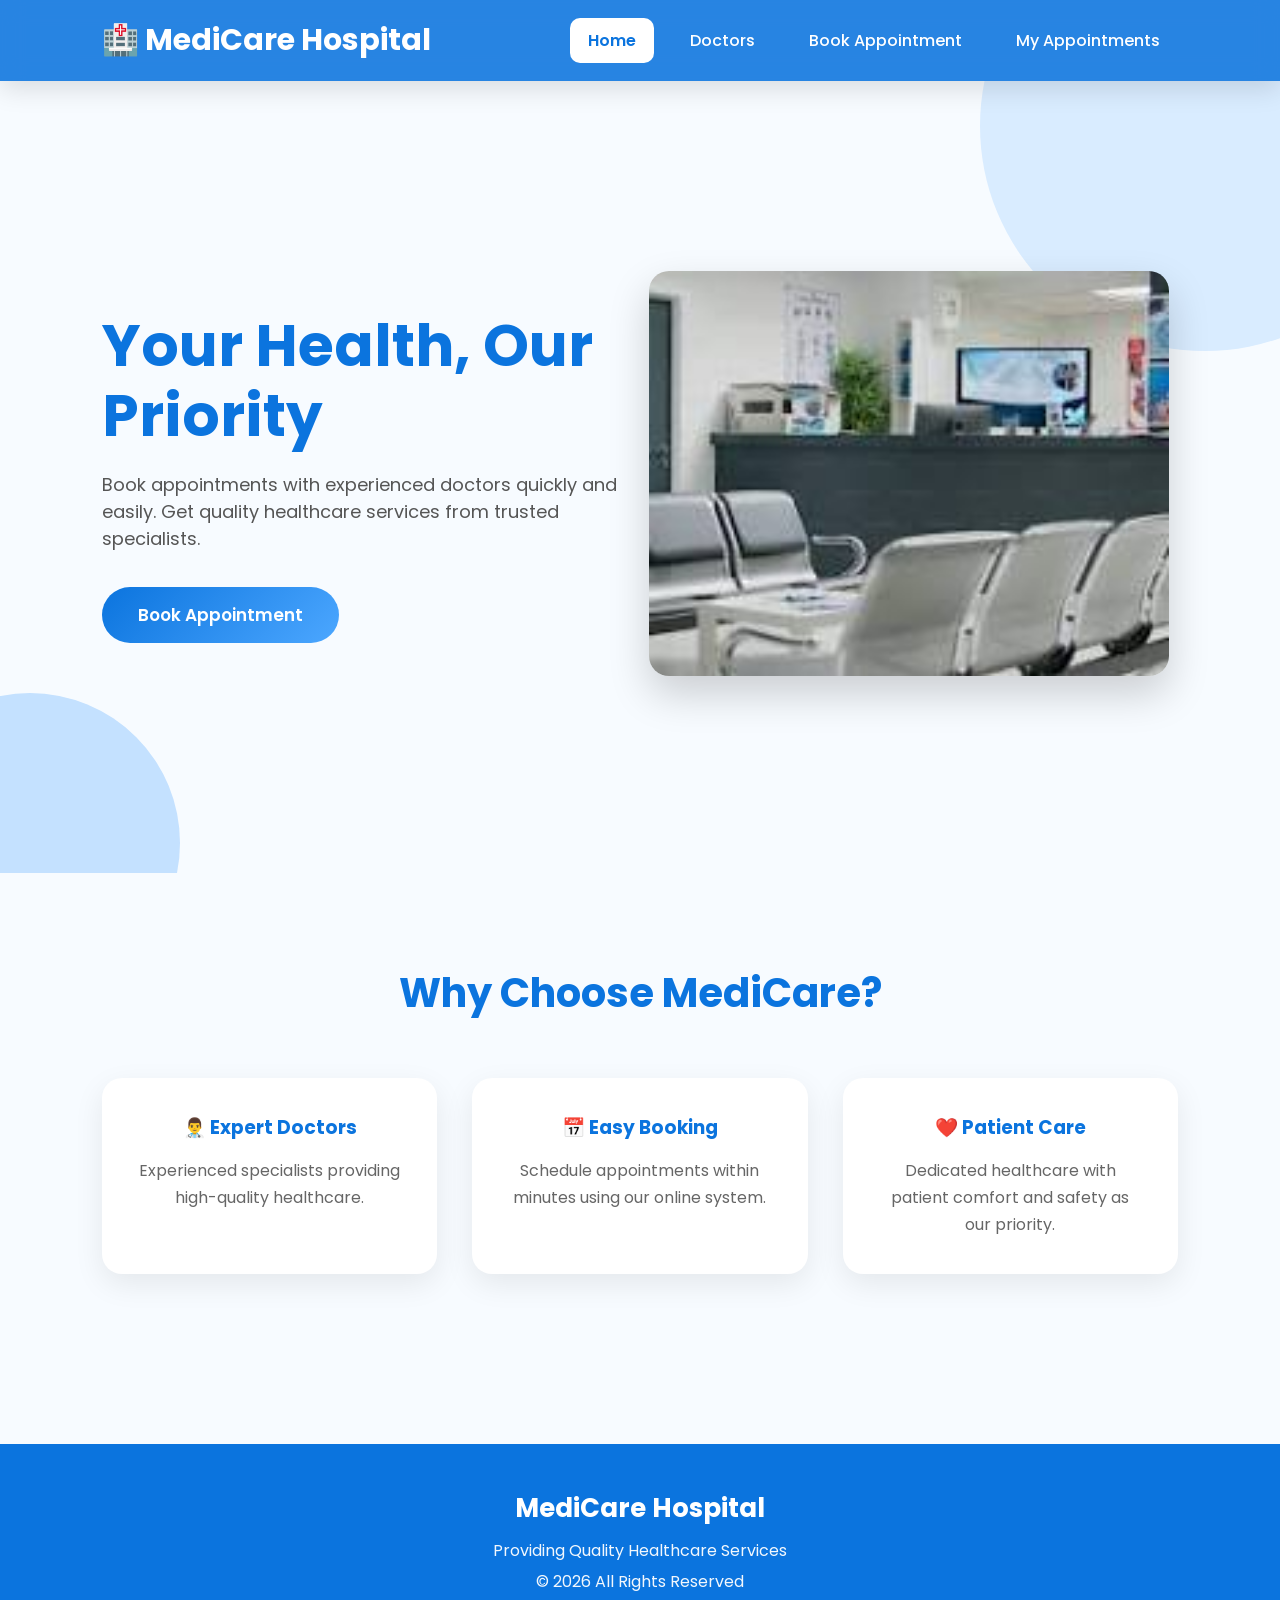
<file: index.html>
<!DOCTYPE html>
<html lang="en">

<head>
    <link rel="stylesheet"
href="https://cdnjs.cloudflare.com/ajax/libs/font-awesome/6.6.0/css/all.min.css">
    <meta charset="UTF-8">
    <meta name="viewport" content="width=device-width, initial-scale=1.0">
    <title>MediCare Hospital</title>

    <link rel="stylesheet" href="css/style.css">
</head>

<body>

    <!-- Header -->

    <header>

        <div class="logo">
            🏥 MediCare Hospital
        </div>

        <nav>

            <a href="index.html" class="active">Home</a>

            <a href="pages/doctors.html">Doctors</a>

            <a href="pages/appointment.html">Book Appointment</a>

            <a href="pages/appointments.html">My Appointments</a>

        </nav>

    </header>

    <!-- Hero Section -->

    <section class="hero">

        <div class="hero-content">

            <h1>Your Health, Our Priority</h1>

            <p>
                Book appointments with experienced doctors quickly and easily.
                Get quality healthcare services from trusted specialists.
            </p>

            <a href="pages/appointment.html">
                <button>Book Appointment</button>
            </a>

        </div>

        <div class="hero-image">

            <img src="assets/images/hospital.jpg" alt="Hospital">

        </div>

    </section>

    <!-- Services -->

    <section class="services">

        <h2>Why Choose MediCare?</h2>

        <div class="service-container">

            <div class="service-card">

                <h3>👨‍⚕️ Expert Doctors</h3>

                <p>
                    Experienced specialists providing high-quality healthcare.
                </p>

            </div>

            <div class="service-card">

                <h3>📅 Easy Booking</h3>

                <p>
                    Schedule appointments within minutes using our online system.
                </p>

            </div>

            <div class="service-card">

                <h3>❤️ Patient Care</h3>

                <p>
                    Dedicated healthcare with patient comfort and safety as our priority.
                </p>

            </div>

        </div>

    </section>

    <!-- Footer -->

    <footer>

        <h3>MediCare Hospital</h3>

        <p>Providing Quality Healthcare Services</p>

        <p>© 2026 All Rights Reserved</p>

    </footer>

</body>

</html>
</file>
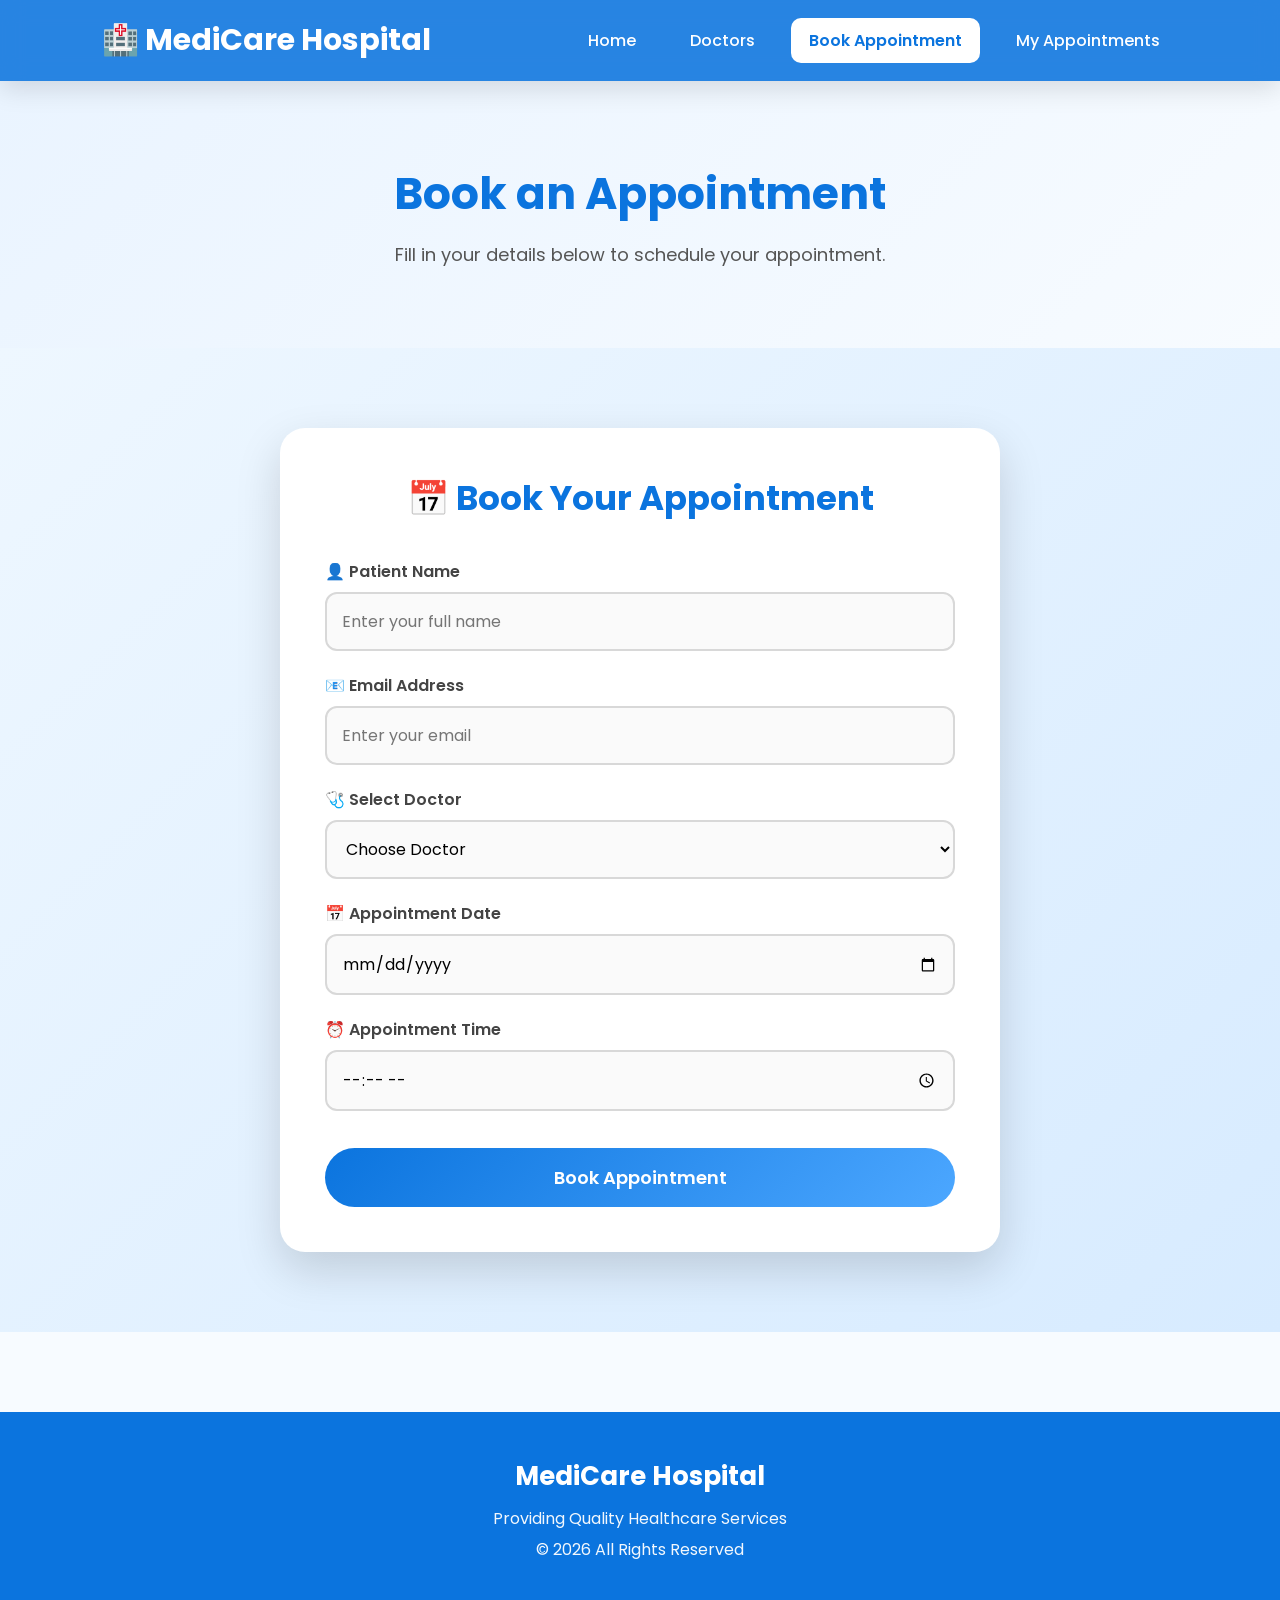
<file: pages/appointment.html>
<!DOCTYPE html>
<html lang="en">

<head>
    <link rel="stylesheet"
href="https://cdnjs.cloudflare.com/ajax/libs/font-awesome/6.6.0/css/all.min.css">
    <meta charset="UTF-8">
    <meta name="viewport" content="width=device-width, initial-scale=1.0">

    <title>Book Appointment | MediCare Hospital</title>

    <link rel="stylesheet" href="../css/style.css">

</head>

<body>

    <!-- Header -->

    <header>

        <div class="logo">
            🏥 MediCare Hospital
        </div>

        <nav>

            <a href="../index.html">Home</a>

            <a href="doctors.html">Doctors</a>

            <a href="appointment.html" class="active">Book Appointment</a>

            <a href="appointments.html">My Appointments</a>

        </nav>

    </header>

    <!-- Page Title -->

    <section class="page-title">

        <h1>Book an Appointment</h1>

        <p>
            Fill in your details below to schedule your appointment.
        </p>

    </section>

    <section class="appointment-section">

    <form id="appointmentForm">

        <h2>📅 Book Your Appointment</h2>

        <div class="form-group">

            <label for="name">👤 Patient Name</label>

            <input
                type="text"
                id="name"
                placeholder="Enter your full name"
                required>

        </div>

        <div class="form-group">

            <label for="email">📧 Email Address</label>

            <input
                type="email"
                id="email"
                placeholder="Enter your email"
                required>

        </div>

        <div class="form-group">

            <label for="doctor">🩺 Select Doctor</label>

            <select id="doctor" required>

                <option value="">Choose Doctor</option>

                <option>Dr. Sharma - Cardiologist</option>

                <option>Dr. Priya - Dermatologist</option>

                <option>Dr. Rahul - Neurologist</option>

            </select>

        </div>

        <div class="form-group">

            <label for="date">📅 Appointment Date</label>

            <input
                type="date"
                id="date"
                required>

        </div>

        <div class="form-group">

            <label for="time">⏰ Appointment Time</label>

            <input
                type="time"
                id="time"
                required>

        </div>

        <button type="submit">
            Book Appointment
        </button>

    </form>

</section>

    <!-- Footer -->

    <footer>

        <h3>MediCare Hospital</h3>

        <p>
            Providing Quality Healthcare Services
        </p>

        <p>
            © 2026 All Rights Reserved
        </p>

    </footer>

    <script src="../js/script.js"></script>

</body>

</html>
</file>
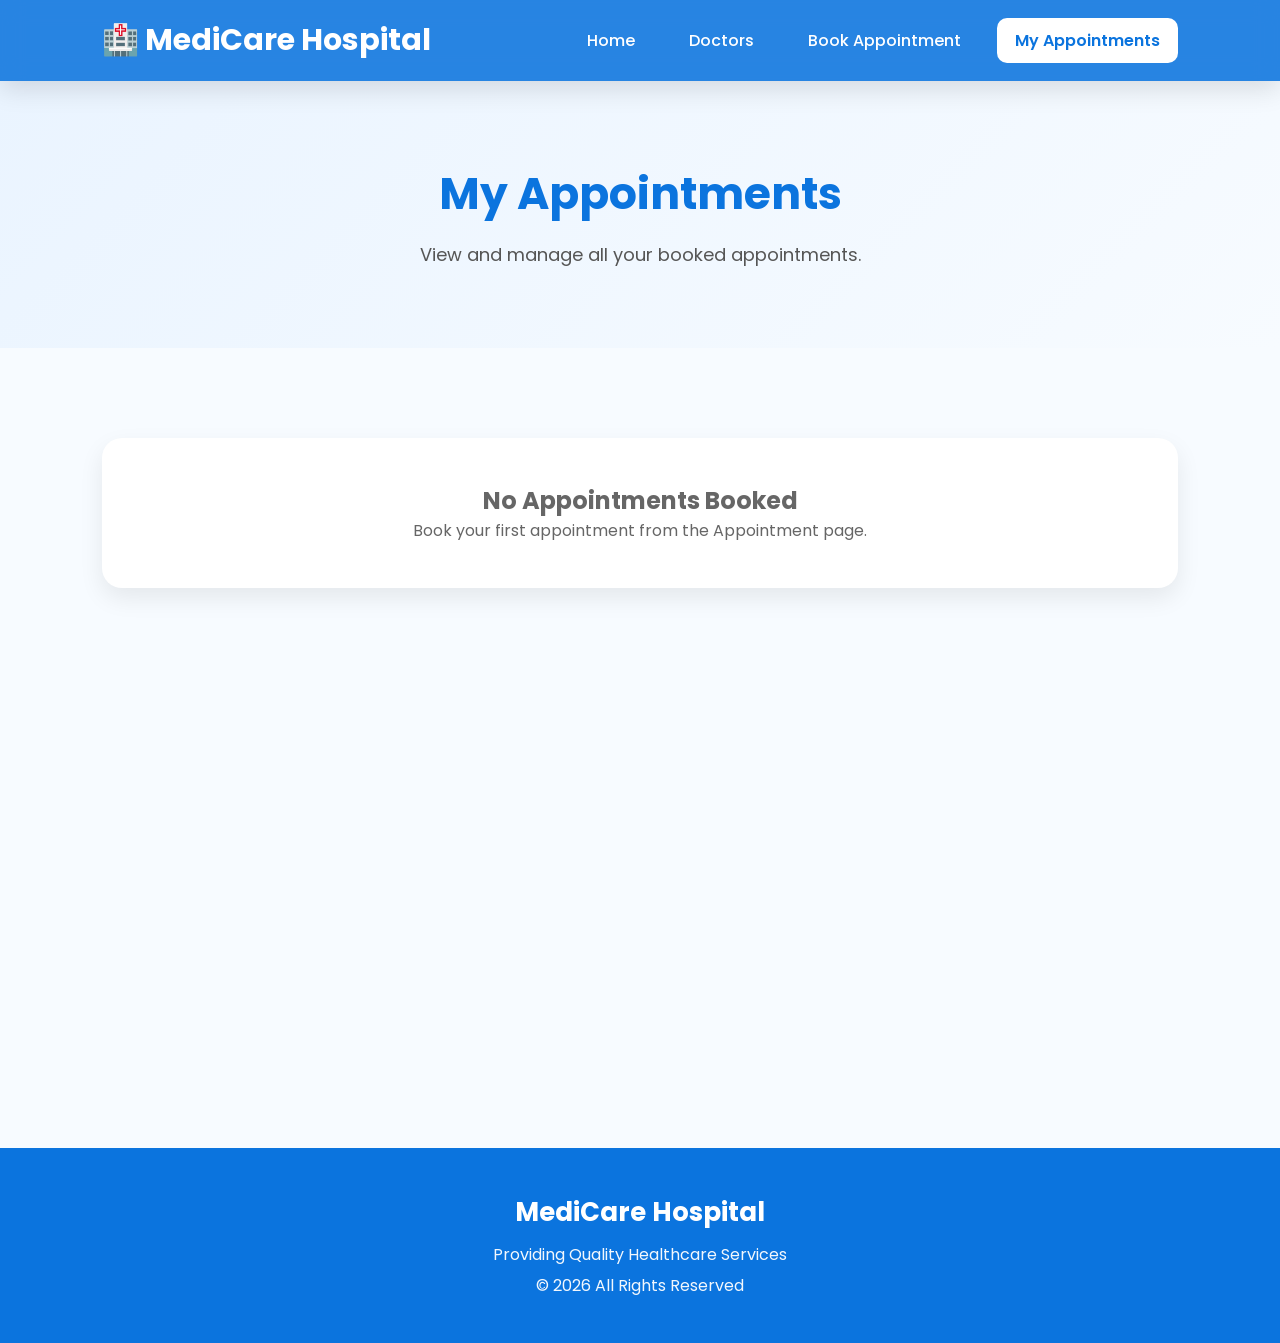
<file: pages/appointments.html>
<!DOCTYPE html>
<html lang="en">

<head>
<link rel="stylesheet"
href="https://cdnjs.cloudflare.com/ajax/libs/font-awesome/6.6.0/css/all.min.css">
    <meta charset="UTF-8">
    <meta name="viewport" content="width=device-width, initial-scale=1.0">

    <title>My Appointments | MediCare Hospital</title>

    <link rel="stylesheet" href="../css/style.css">

</head>

<body>

    <!-- Header -->

    <header>

        <div class="logo">
            🏥 MediCare Hospital
        </div>

        <nav>

            <a href="../index.html">Home</a>

            <a href="doctors.html">Doctors</a>

            <a href="appointment.html">Book Appointment</a>

            <a href="appointments.html" class="active">
                My Appointments
            </a>

        </nav>

    </header>

    <!-- Page Title -->

    <section class="page-title">

        <h1>My Appointments</h1>

        <p>
            View and manage all your booked appointments.
        </p>

    </section>

    <!-- Appointment List -->

    <section class="appointments-section">

        <div id="appointmentList">

            <!-- Appointment cards will be added here by JavaScript -->

        </div>

    </section>

    <!-- Footer -->

    <footer>

        <h3>MediCare Hospital</h3>

        <p>
            Providing Quality Healthcare Services
        </p>

        <p>
            © 2026 All Rights Reserved
        </p>

    </footer>

    <script src="../js/script.js"></script>

</body>

</html>
</file>
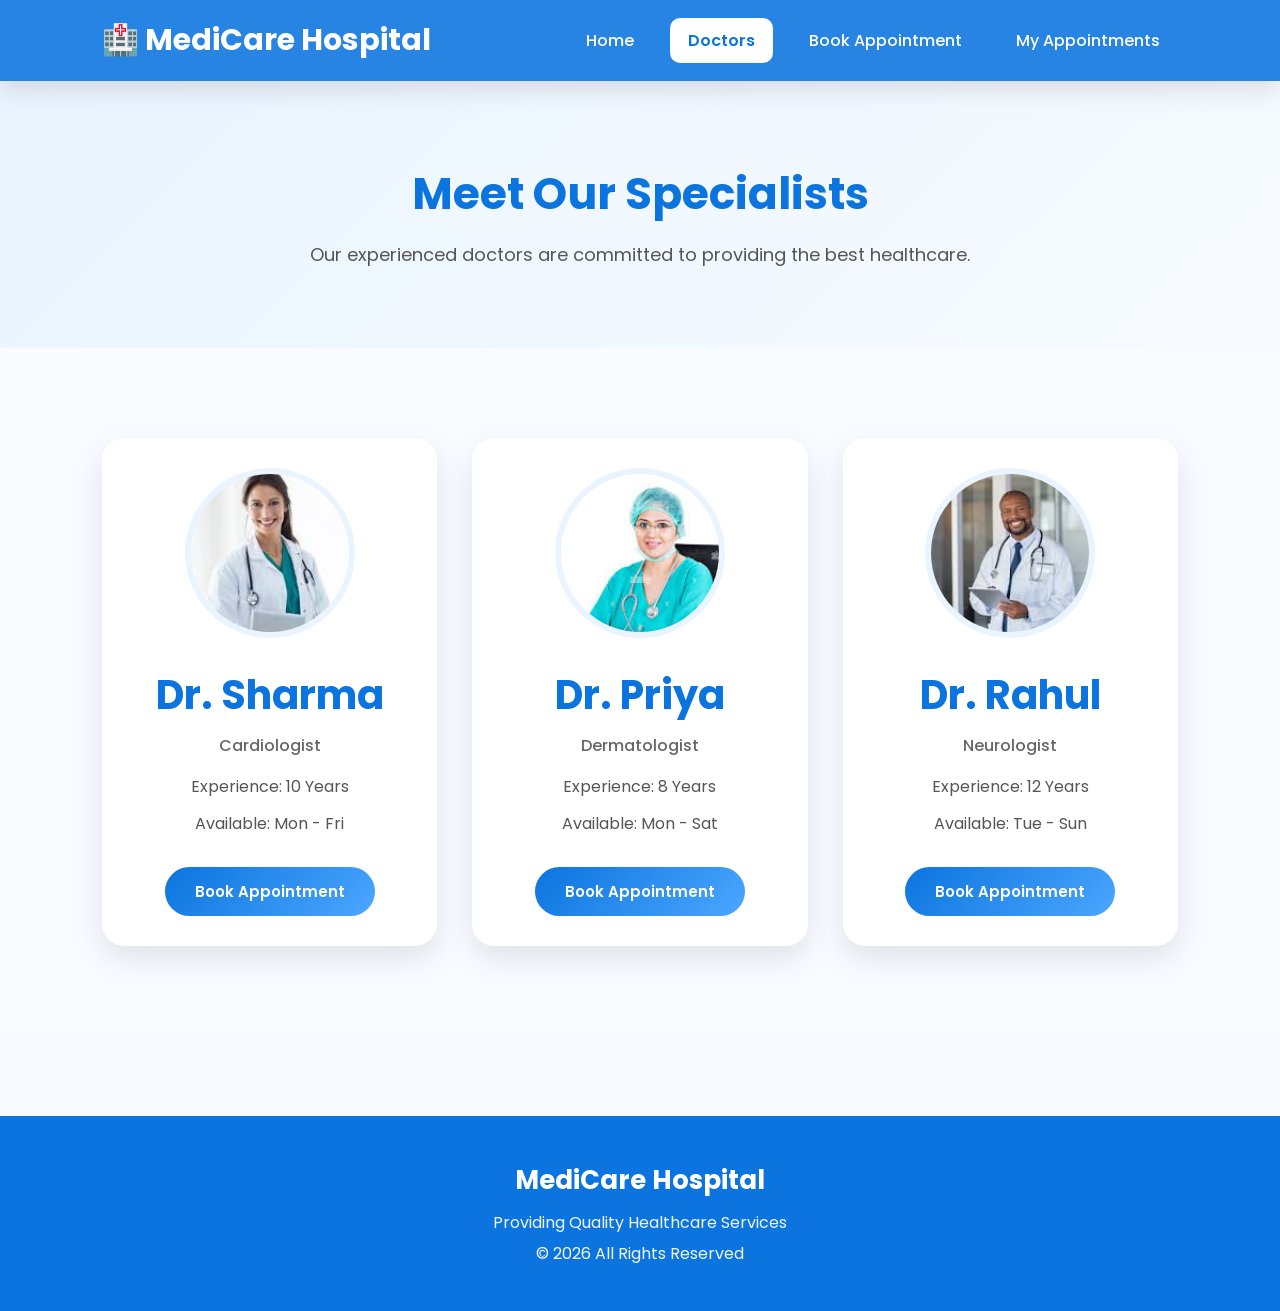
<file: pages/doctors.html>
<!DOCTYPE html>
<html lang="en">

<head>
<link rel="stylesheet"
href="https://cdnjs.cloudflare.com/ajax/libs/font-awesome/6.6.0/css/all.min.css">
    <meta charset="UTF-8">
    <meta name="viewport" content="width=device-width, initial-scale=1.0">

    <title>Our Doctors | MediCare Hospital</title>

    <link rel="stylesheet" href="../css/style.css">

</head>

<body>

    <!-- Header -->

    <header>

        <div class="logo">
            🏥 MediCare Hospital
        </div>

        <nav>

            <a href="../index.html">Home</a>

            <a href="doctors.html" class="active">Doctors</a>

            <a href="appointment.html">Book Appointment</a>

            <a href="appointments.html">My Appointments</a>

        </nav>

    </header>

    <!-- Page Title -->

    <section class="page-title">

        <h1>Meet Our Specialists</h1>

        <p>
            Our experienced doctors are committed to providing the best healthcare.
        </p>

    </section>

    <!-- Doctors -->

    <section class="doctors">

        <div class="doctor-container">

            <!-- Doctor 1 -->

            <div class="doctor-card">

                <img src="../assets/images/doctor1.jpg" alt="Dr. Sharma">

                <h2>Dr. Sharma</h2>

                <h4>Cardiologist</h4>

                <p>
                    Experience: 10 Years
                </p>

                <p>
                    Available:
                    Mon - Fri
                </p>

                <a href="appointment.html">
                    <button>Book Appointment</button>
                </a>

            </div>

            <!-- Doctor 2 -->

            <div class="doctor-card">

                <img src="../assets/images/doctor2.jpg" alt="Dr. Priya">

                <h2>Dr. Priya</h2>

                <h4>Dermatologist</h4>

                <p>
                    Experience: 8 Years
                </p>

                <p>
                    Available:
                    Mon - Sat
                </p>

                <a href="appointment.html">
                    <button>Book Appointment</button>
                </a>

            </div>

            <!-- Doctor 3 -->

            <div class="doctor-card">

                <img src="../assets/images/doctor3.jpg" alt="Dr. Rahul">

                <h2>Dr. Rahul</h2>

                <h4>Neurologist</h4>

                <p>
                    Experience: 12 Years
                </p>

                <p>
                    Available:
                    Tue - Sun
                </p>

                <a href="appointment.html">
                    <button>Book Appointment</button>
                </a>

            </div>

        </div>

    </section>

    <!-- Footer -->

    <footer>

        <h3>MediCare Hospital</h3>

        <p>
            Providing Quality Healthcare Services
        </p>

        <p>
            © 2026 All Rights Reserved
        </p>

    </footer>

</body>

</html>
</file>
<file: css/style.css>
/* =====================================================
   GOOGLE FONT
===================================================== */

@import url('https://fonts.googleapis.com/css2?family=Poppins:wght@300;400;500;600;700;800&display=swap');

/* =====================================================
   RESET
===================================================== */

*{
    margin:0;
    padding:0;
    box-sizing:border-box;
    font-family:'Poppins',sans-serif;
}

html{
    scroll-behavior:smooth;
}

body{

    background:#f7fbff;
    color:#333;
    overflow-x:hidden;

}

/* =====================================================
   CUSTOM SCROLLBAR
===================================================== */

::-webkit-scrollbar{

    width:10px;

}

::-webkit-scrollbar-track{

    background:#edf4ff;

}

::-webkit-scrollbar-thumb{

    background:#0b74de;
    border-radius:20px;

}

/* =====================================================
   HEADER
===================================================== */

header{

    position:sticky;
    top:0;
    z-index:1000;

    display:flex;
    justify-content:space-between;
    align-items:center;

    padding:18px 8%;

    background:rgba(11,116,222,.88);

    backdrop-filter:blur(12px);

    box-shadow:0 8px 25px rgba(0,0,0,.12);

}

/* =====================================================
   LOGO
===================================================== */

.logo{

    font-size:30px;
    font-weight:700;
    color:white;

    animation:logoFloat 3s ease-in-out infinite;

}

/* =====================================================
   NAVBAR
===================================================== */

nav{

    display:flex;
    gap:18px;

}

nav a{

    color:white;

    text-decoration:none;

    padding:10px 18px;

    border-radius:10px;

    transition:.35s;

    font-weight:500;

}

nav a:hover{

    background:white;

    color:#0b74de;

    transform:translateY(-3px);

}

nav a.active{

    background:white;

    color:#0b74de;

    font-weight:600;

}

/* =====================================================
   HERO
===================================================== */

.hero{

    position:relative;

    display:flex;

    justify-content:space-between;

    align-items:center;

    padding:90px 8%;

    min-height:88vh;

    overflow:hidden;

}

/* Decorative Circles */

.hero::before{

    content:"";

    position:absolute;

    width:450px;
    height:450px;

    border-radius:50%;

    background:#d9ecff;

    top:-180px;
    right:-150px;

    z-index:-1;

}

.hero::after{

    content:"";

    position:absolute;

    width:300px;
    height:300px;

    border-radius:50%;

    background:#c4e1ff;

    left:-120px;
    bottom:-120px;

    z-index:-1;

}

/* =====================================================
   HERO CONTENT
===================================================== */

.hero-content{

    flex:1;

}

.hero-content h1{

    font-size:58px;

    color:#0b74de;

    margin-bottom:20px;

    line-height:1.2;

}

.hero-content p{

    font-size:18px;

    color:#555;

    margin-bottom:35px;

    max-width:600px;

}

/* =====================================================
   BUTTON
===================================================== */

.hero-content button{

    padding:15px 36px;

    border:none;

    border-radius:50px;

    background:linear-gradient(135deg,#0b74de,#4ca7ff);

    color:white;

    font-size:17px;

    font-weight:600;

    cursor:pointer;

    transition:.35s;

}

.hero-content button:hover{

    transform:translateY(-6px);

    box-shadow:0 18px 35px rgba(11,116,222,.35);

}

/* =====================================================
   HERO IMAGE
===================================================== */

.hero-image{

    flex:1;

    text-align:center;

}

.hero-image img{

    width:100%;

    max-width:520px;

    border-radius:20px;

    box-shadow:0 18px 40px rgba(0,0,0,.18);

    animation:floatImage 4s ease-in-out infinite;

}

/* =====================================================
   PAGE TITLE
===================================================== */

.page-title{

    position:relative;

    overflow:hidden;

    text-align:center;

    padding:80px 20px;

    background:linear-gradient(135deg,#eaf4ff,#f7fbff);

}

.page-title h1{

    font-size:44px;

    color:#0b74de;

    margin-bottom:15px;

}

.page-title p{

    font-size:18px;

    color:#555;

}

/* =====================================================
   SERVICES
===================================================== */

.services{

    padding:90px 8%;

}

.services h2{

    text-align:center;

    font-size:40px;

    color:#0b74de;

    margin-bottom:55px;

}

.service-container{

    display:grid;

    grid-template-columns:repeat(auto-fit,minmax(280px,1fr));

    gap:35px;

}

/* =====================================================
   SERVICE CARD
===================================================== */

.service-card{

    position:relative;

    overflow:hidden;

    background:white;

    border-radius:20px;

    padding:35px;

    text-align:center;

    box-shadow:0 10px 30px rgba(0,0,0,.08);

    transition:.45s;

    cursor:pointer;

}

.service-card::before{

    content:"";

    position:absolute;

    left:-120%;

    top:0;

    width:100%;

    height:100%;

    background:linear-gradient(
        120deg,
        transparent,
        rgba(255,255,255,.6),
        transparent
    );

    transition:.7s;

}

.service-card:hover::before{

    left:120%;

}

.service-card:hover{

    transform:translateY(-14px);

    box-shadow:0 20px 45px rgba(11,116,222,.18);

}

.service-card h3{

    margin-bottom:15px;

    color:#0b74de;

    transition:.3s;

}

.service-card:hover h3{

    letter-spacing:1px;

}

.service-card p{

    color:#666;

    line-height:1.7;

}

/* =====================================================
   DOCTOR SECTION
===================================================== */

.doctors{

    padding:90px 8%;

    background:#f8fbff;

}

.doctors h2{

    text-align:center;

    font-size:40px;

    color:#0b74de;

    margin-bottom:55px;

}

.doctor-container{

    display:grid;

    grid-template-columns:repeat(auto-fit,minmax(300px,1fr));

    gap:35px;

}

.doctor-card{

    position:relative;

    overflow:hidden;

    background:white;

    border-radius:22px;

    padding:30px;

    text-align:center;

    box-shadow:0 12px 30px rgba(0,0,0,.10);

    transition:.45s;

    cursor:pointer;

}

.doctor-card:hover{

    transform:translateY(-12px);

    box-shadow:0 22px 45px rgba(11,116,222,.20);

}

.doctor-card::before{

    content:"";

    position:absolute;

    top:0;

    left:-120%;

    width:100%;

    height:100%;

    background:linear-gradient(
        120deg,
        transparent,
        rgba(255,255,255,.55),
        transparent
    );

    transition:.8s;

}

.doctor-card:hover::before{

    left:120%;

}

.doctor-card img{

    width:170px;

    height:170px;

    object-fit:cover;

    border-radius:50%;

    border:6px solid #eaf4ff;

    transition:.45s;

    margin-bottom:20px;

}

.doctor-card:hover img{

    transform:scale(1.08);

}

.doctor-card h2{

    color:#0b74de;

    margin-bottom:8px;

}

.doctor-card h4{

    color:#666;

    font-weight:500;

    margin-bottom:15px;

}

.doctor-card p{

    color:#555;

    margin-bottom:10px;

    line-height:1.7;

}

.doctor-card button{

    margin-top:20px;

    padding:13px 30px;

    border:none;

    border-radius:40px;

    background:linear-gradient(135deg,#0b74de,#4ca7ff);

    color:white;

    cursor:pointer;

    font-size:15px;

    font-weight:600;

    transition:.35s;

}

.doctor-card button:hover{

    transform:translateY(-3px);

    box-shadow:0 12px 25px rgba(11,116,222,.30);

}

/* =====================================================
   APPOINTMENT FORM
===================================================== */

.appointment-section{

    display:flex;

    justify-content:center;

    align-items:center;

    min-height:85vh;

    padding:80px 20px;

    background:linear-gradient(135deg,#eef7ff,#d7ebff);

}

#appointmentForm{

    width:100%;

    max-width:720px;

    background:white;

    padding:45px;

    border-radius:25px;

    box-shadow:0 18px 45px rgba(0,0,0,.15);

    animation:zoomIn .8s ease;

}

#appointmentForm h2{

    text-align:center;

    color:#0b74de;

    margin-bottom:35px;

    font-size:34px;

}

.form-group{

    margin-bottom:22px;

}

.form-group label{

    display:block;

    margin-bottom:8px;

    color:#444;

    font-weight:600;

}

.form-group input,
.form-group select{

    width:100%;

    padding:15px;

    border:2px solid #d8d8d8;

    border-radius:12px;

    background:#fafafa;

    font-size:16px;

    transition:.35s;

}

.form-group input:focus,
.form-group select:focus{

    border-color:#0b74de;

    background:white;

    box-shadow:0 0 12px rgba(11,116,222,.18);

    outline:none;

}

#appointmentForm button{

    width:100%;

    margin-top:15px;

    padding:16px;

    border:none;

    border-radius:50px;

    background:linear-gradient(135deg,#0b74de,#4ca7ff);

    color:white;

    font-size:18px;

    font-weight:600;

    cursor:pointer;

    transition:.35s;

}

#appointmentForm button:hover{

    transform:translateY(-4px);

    box-shadow:0 18px 30px rgba(11,116,222,.25);

}

/* =====================================================
   APPOINTMENT LIST
===================================================== */

.appointments-section{

    padding:90px 8%;

    min-height:80vh;

}

#appointmentList{

    display:grid;

    grid-template-columns:repeat(auto-fit,minmax(320px,1fr));

    gap:30px;

}

.appointment-card{

    background:white;

    border-radius:20px;

    padding:25px;

    box-shadow:0 12px 28px rgba(0,0,0,.10);

    transition:.35s;

}

.appointment-card:hover{

    transform:translateY(-8px);

    box-shadow:0 20px 38px rgba(11,116,222,.18);

}

.appointment-card h3{

    color:#0b74de;

    margin-bottom:15px;

}

.appointment-card p{

    margin-bottom:10px;

    color:#555;

}

.appointment-card button{

    width:100%;

    margin-top:15px;

    padding:13px;

    border:none;

    border-radius:40px;

    background:#dc3545;

    color:white;

    font-weight:600;

    cursor:pointer;

    transition:.35s;

}

.appointment-card button:hover{

    background:#b02a37;

    transform:translateY(-3px);

}

/* =====================================================
   EMPTY STATE
===================================================== */

.no-appointments{

    background:white;

    padding:45px;

    border-radius:20px;

    text-align:center;

    color:#666;

    box-shadow:0 10px 25px rgba(0,0,0,.08);

}

/* =====================================================
   FOOTER
===================================================== */

footer{

    background:#0b74de;

    color:white;

    text-align:center;

    padding:45px 20px;

    margin-top:80px;

}

footer h3{

    margin-bottom:10px;

    font-size:26px;

}

footer p{

    margin-top:6px;

    opacity:.95;

}
/* =====================================================
   ANIMATIONS
===================================================== */

@keyframes floatImage{

    0%{
        transform:translateY(0px);
    }

    50%{
        transform:translateY(-18px);
    }

    100%{
        transform:translateY(0px);
    }

}

@keyframes logoFloat{

    0%{
        transform:translateY(0px);
    }

    50%{
        transform:translateY(-5px);
    }

    100%{
        transform:translateY(0px);
    }

}

@keyframes zoomIn{

    from{

        opacity:0;

        transform:scale(.85);

    }

    to{

        opacity:1;

        transform:scale(1);

    }

}

@keyframes fadeUp{

    from{

        opacity:0;

        transform:translateY(40px);

    }

    to{

        opacity:1;

        transform:translateY(0);

    }

}

@keyframes fadeLeft{

    from{

        opacity:0;

        transform:translateX(-50px);

    }

    to{

        opacity:1;

        transform:translateX(0);

    }

}

@keyframes fadeRight{

    from{

        opacity:0;

        transform:translateX(50px);

    }

    to{

        opacity:1;

        transform:translateX(0);

    }

}

/* =====================================================
   SCROLL ANIMATION CLASSES
===================================================== */

.reveal{

    opacity:0;

    transform:translateY(60px);

    transition:all .8s ease;

}

.reveal.active{

    opacity:1;

    transform:translateY(0);

}

/* =====================================================
   HOVER EFFECTS
===================================================== */

button{

    transition:.35s ease;

}

button:hover{

    transform:translateY(-3px);

}

img{

    user-select:none;

}

/* =====================================================
   RESPONSIVE DESIGN
===================================================== */

@media(max-width:1100px){

.hero{

    gap:40px;

}

.hero-content h1{

    font-size:48px;

}

.hero-image img{

    max-width:430px;

}

}

@media(max-width:900px){

header{

    padding:18px 5%;

}

.hero{

    flex-direction:column-reverse;

    text-align:center;

    padding:70px 5%;

}

.hero-content{

    margin-top:30px;

}

.hero-content h1{

    font-size:42px;

}

.hero-content p{

    margin:auto;

    margin-bottom:30px;

}

.page-title h1{

    font-size:38px;

}

.services h2,

.doctors h2{

    font-size:36px;

}

}

@media(max-width:768px){

header{

    flex-direction:column;

    gap:18px;

    padding:20px;

}

.logo{

    font-size:26px;

}

nav{

    flex-wrap:wrap;

    justify-content:center;

    gap:10px;

}

nav a{

    padding:10px 16px;

    font-size:15px;

}

.hero{

    min-height:auto;

}

.hero-content h1{

    font-size:36px;

}

.hero-content p{

    font-size:17px;

}

.hero-image img{

    max-width:360px;

}

.page-title{

    padding:60px 20px;

}

.page-title h1{

    font-size:32px;

}

.services,

.doctors,

.appointments-section{

    padding:70px 5%;

}

.service-container,

.doctor-container{

    grid-template-columns:1fr;

}

#appointmentForm{

    padding:30px;

}

}

@media(max-width:480px){

.hero{

    padding:50px 20px;

}

.hero-content h1{

    font-size:30px;

}

.hero-content p{

    font-size:16px;

}

.hero-content button{

    width:100%;

}

.hero-image img{

    max-width:280px;

}

.page-title{

    padding:45px 15px;

}

.page-title h1{

    font-size:28px;

}

.page-title p{

    font-size:15px;

}

.services h2,

.doctors h2{

    font-size:30px;

}

.service-card,

.doctor-card{

    padding:22px;

}

.doctor-card img{

    width:130px;

    height:130px;

}

#appointmentForm{

    padding:22px;

}

#appointmentForm h2{

    font-size:26px;

}

.form-group input,

.form-group select{

    padding:13px;

}

.appointment-card{

    padding:18px;

}

footer{

    padding:35px 15px;

}

footer h3{

    font-size:22px;

}

footer p{

    font-size:14px;

}

}

/* =====================================================
   OPTIONAL GLASS EFFECT
===================================================== */

.glass{

    background:rgba(255,255,255,.25);

    backdrop-filter:blur(15px);

    border:1px solid rgba(255,255,255,.2);

}

/* =====================================================
   SELECTION COLOR
===================================================== */

::selection{

    background:#0b74de;

    color:white;

}
</file>
